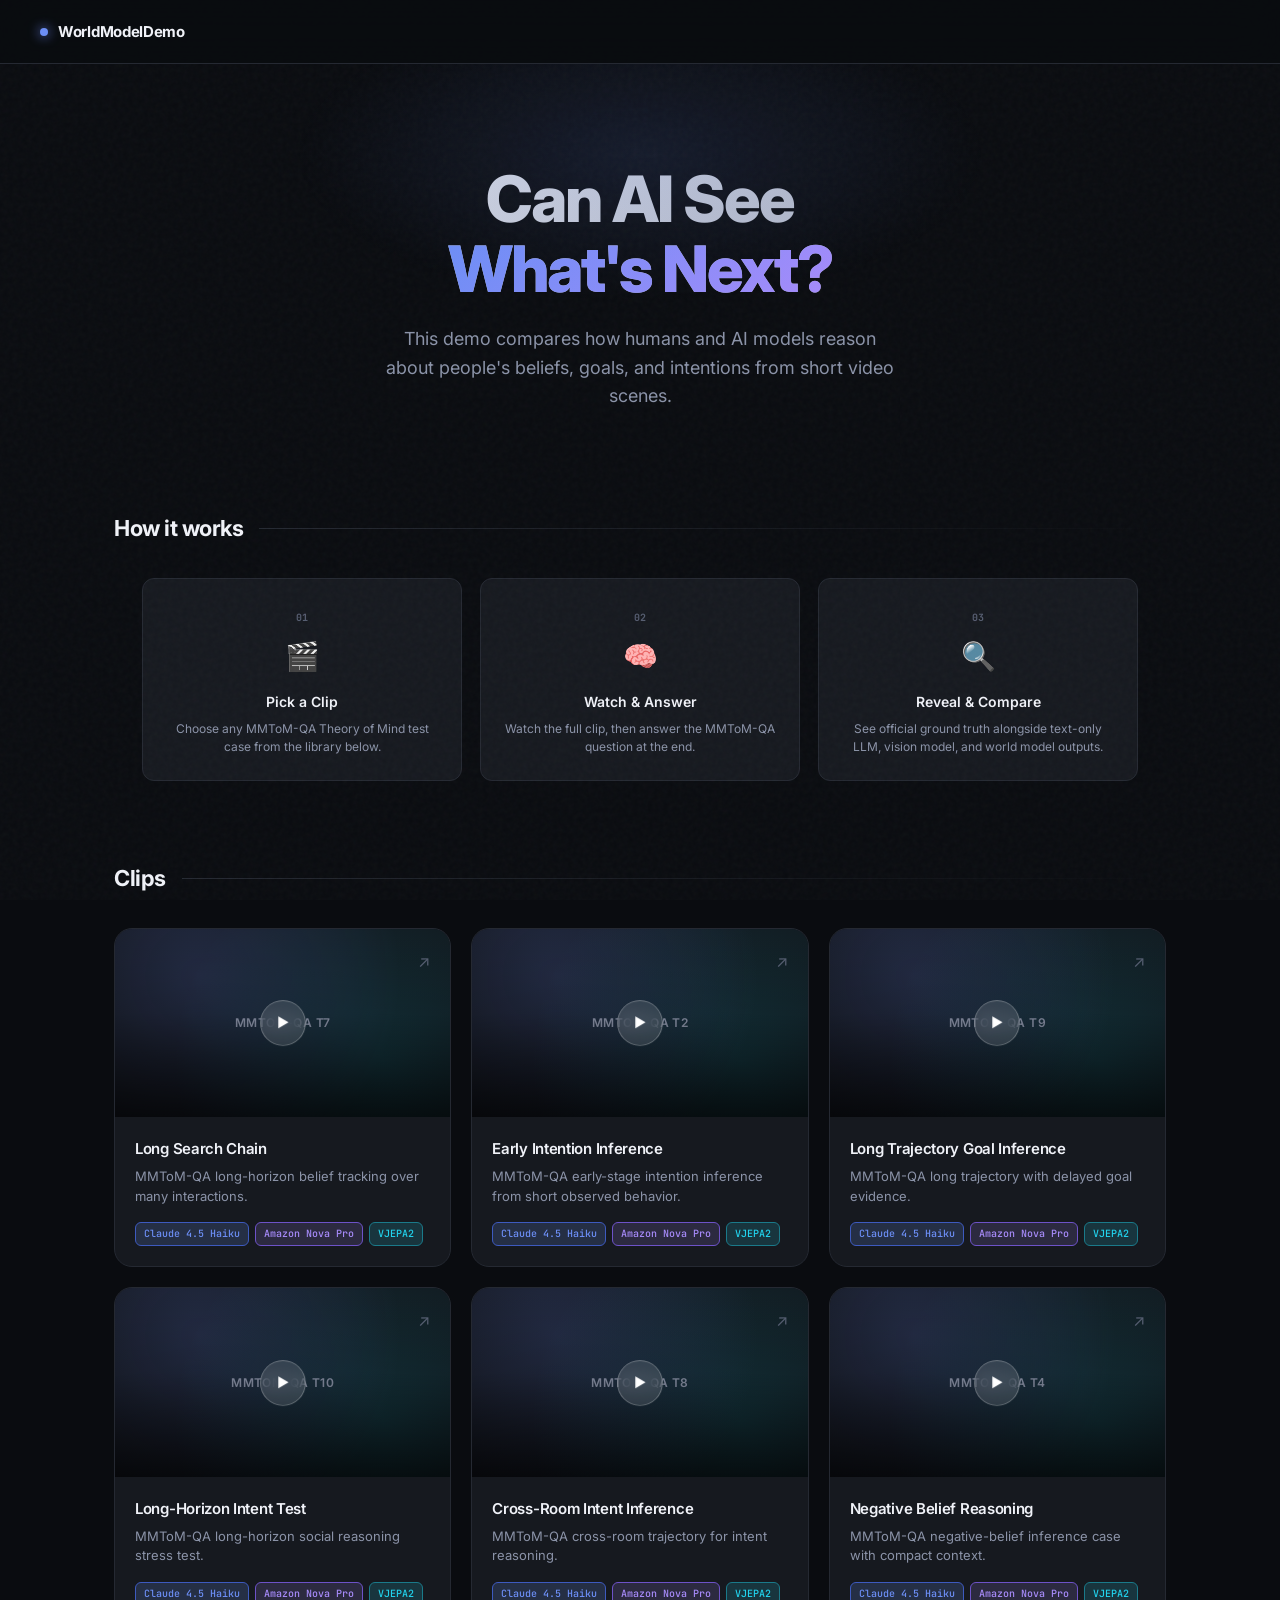
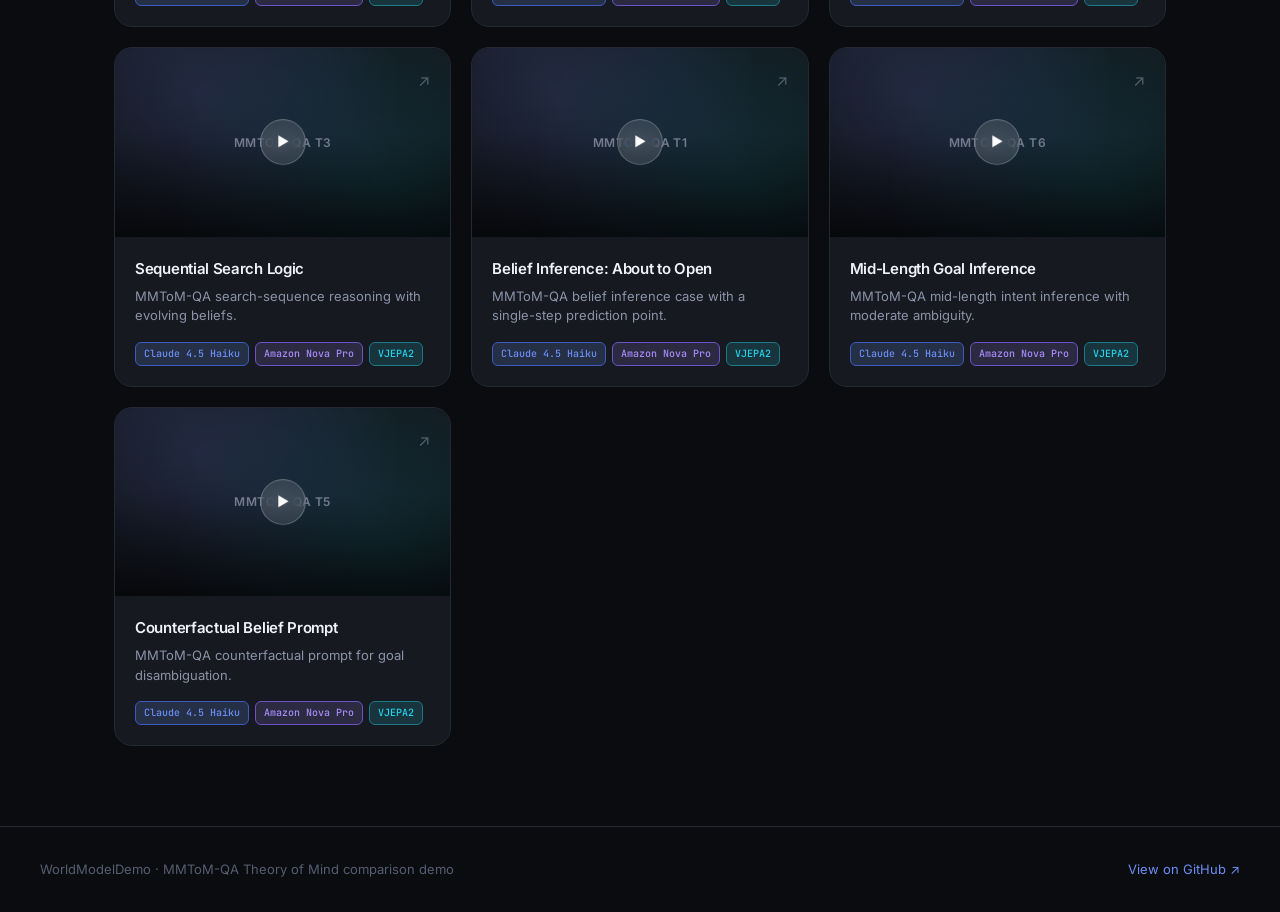
<file: index.html>
<!DOCTYPE html>
<html lang="en">
<head>
  <meta charset="UTF-8" />
  <meta name="viewport" content="width=device-width, initial-scale=1.0" />
  <title>WorldModelDemo — Can AI See What's Next?</title>
  <meta name="description" content="An interactive MMToM-QA benchmark comparing how humans and AI models reason about beliefs, goals, and intentions from short video scenes." />
  <link rel="icon" href="data:image/svg+xml,<svg xmlns='http://www.w3.org/2000/svg' viewBox='0 0 100 100'><text y='.9em' font-size='90'>🌐</text></svg>" />
  <link rel="stylesheet" href="css/style.css" />
</head>
<body data-page="index">

  <!-- Nav -->
  <nav>
    <a class="nav-logo" href="index.html">
      <span class="logo-dot"></span>
      WorldModelDemo
    </a>
  </nav>

  <!-- Hero -->
  <header class="hero">
    <div class="hero-glow"></div>
    <h1>Can AI See<br><span>What's Next?</span></h1>
    <p>This demo compares how humans and AI models reason about people's beliefs, goals, and intentions from short video scenes.</p>
  </header>

  <main>
    <!-- How it works -->
    <section class="section">
      <div class="section-header">
        <h2>How it works</h2>
        <div class="section-divider"></div>
      </div>
      <div class="how-grid">
        <div class="how-step">
          <div class="how-num">01</div>
          <div class="how-icon">🎬</div>
          <h4>Pick a Clip</h4>
          <p>Choose any MMToM-QA Theory of Mind test case from the library below.</p>
        </div>
        <div class="how-step">
          <div class="how-num">02</div>
          <div class="how-icon">🧠</div>
          <h4>Watch & Answer</h4>
          <p>Watch the full clip, then answer the MMToM-QA question at the end.</p>
        </div>
        <div class="how-step">
          <div class="how-num">03</div>
          <div class="how-icon">🔍</div>
          <h4>Reveal & Compare</h4>
          <p>See official ground truth alongside text-only LLM, vision model, and world model outputs.</p>
        </div>
      </div>
    </section>

    <!-- Clip library -->
    <section class="section">
      <div class="section-header">
        <h2>Clips</h2>
        <div class="section-divider"></div>
      </div>
      <div class="clips-grid" id="clips-grid">
        <div class="loading-state">
          <div class="spinner"></div>
          <p style="color:var(--text-muted);font-size:14px;">Loading clips…</p>
        </div>
      </div>
    </section>
  </main>

  <footer>
    <p>WorldModelDemo · MMToM-QA Theory of Mind comparison demo</p>
    <a href="https://github.com/InfoSeeking/WorldModelDemo" target="_blank" rel="noopener">View on GitHub ↗</a>
  </footer>

  <script src="data/mmtomClips.js"></script>
  <script src="js/app.js?v=20260516e"></script>
</body>
</html>
</file>
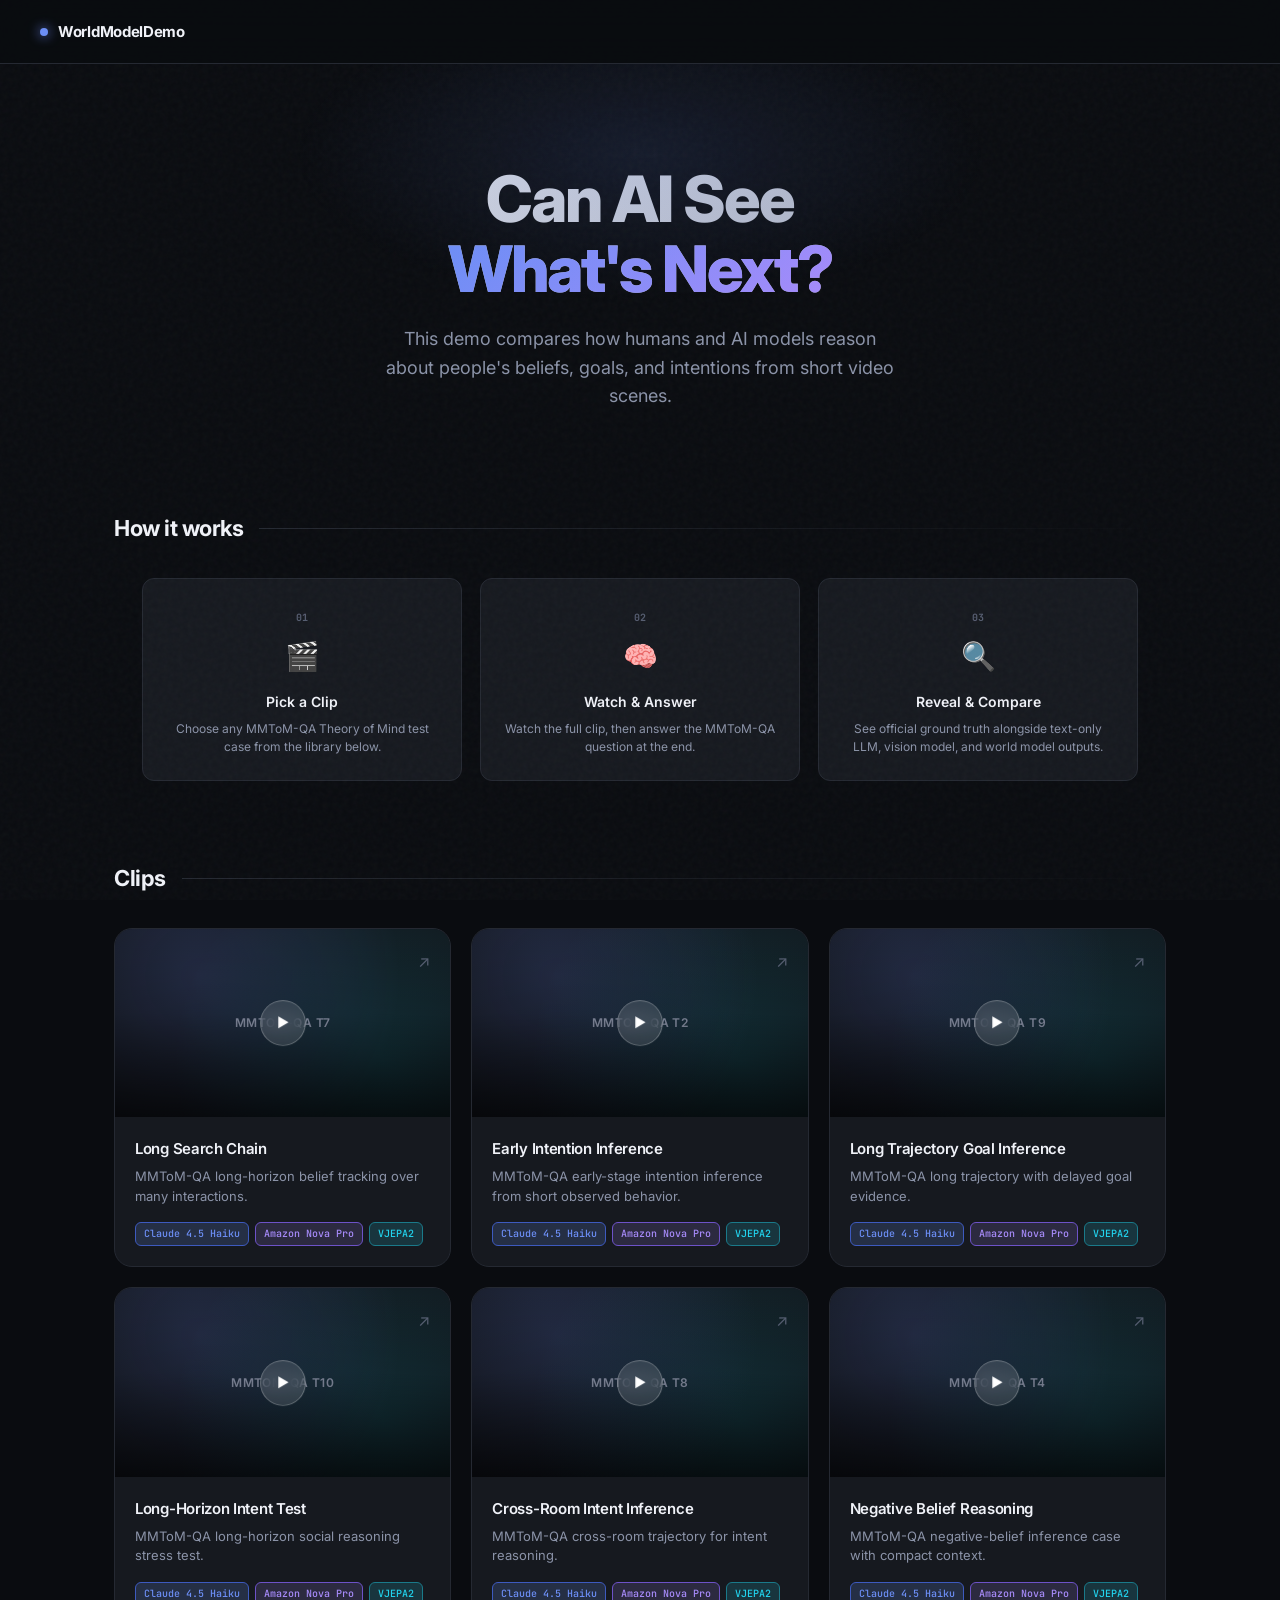
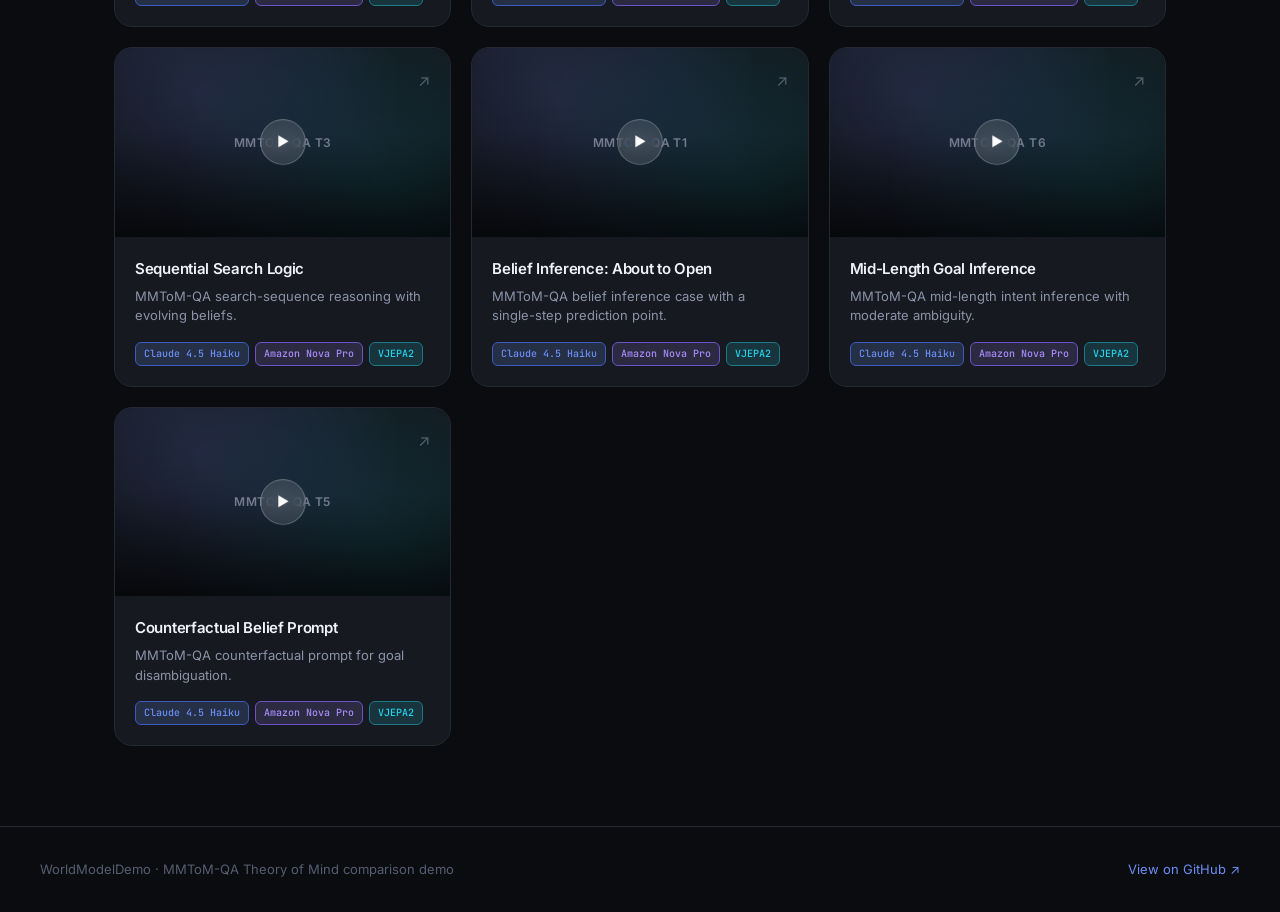
<file: results.html>
<!DOCTYPE html>
<html lang="en">
<head>
  <meta charset="UTF-8" />
  <meta name="viewport" content="width=device-width, initial-scale=1.0" />
  <title>Loading Clip… — WorldModelDemo</title>
  <meta name="description" content="Answer the MMToM-QA question, then compare your response against official ground truth and provided AI outputs." />
  <link rel="icon" href="data:image/svg+xml,<svg xmlns='http://www.w3.org/2000/svg' viewBox='0 0 100 100'><text y='.9em' font-size='90'>🌐</text></svg>" />
  <link rel="stylesheet" href="css/style.css" />
</head>
<body data-page="results">

  <!-- Nav -->
  <nav>
    <a class="nav-logo" href="index.html">
      <span class="logo-dot"></span>
      WorldModelDemo
    </a>
  </nav>

  <main class="results-layout">

    <!-- Back -->
    <a class="back-btn" href="index.html">← Back to Clip Library</a>

    <!-- Clip meta -->
    <div class="clip-meta-header">
      <h2 id="clip-title">Loading…</h2>
      <p id="clip-description"></p>
    </div>

    <!-- Video player -->
    <div class="video-container" id="video-container">
      <video
        id="clip-video"
        controls
        playsinline
        preload="metadata"
        aria-label="Clip video"
      ></video>

      <!-- Pause overlay -->
      <div class="pause-overlay" id="pause-overlay">
        <h3>⏸ What happens next?</h3>
        <p>Video paused at the MMToM-QA prediction point. Answer the question, then reveal the provided model outputs.</p>
      </div>
    </div>

    <!-- Question -->
    <div class="question-section" id="question-section" hidden>
      <!-- Injected by JS -->
    </div>

    <!-- Results (hidden until reveal) -->
    <div class="results-panel" id="results-panel" aria-live="polite">
      <!-- Injected by JS -->
    </div>

  </main>

  <footer>
    <p>WorldModelDemo · MMToM-QA Theory of Mind comparison demo</p>
    <a href="index.html">← All Clips</a>
  </footer>

  <script src="data/mmtomClips.js"></script>
  <script src="js/app.js?v=20260516e"></script>
</body>
</html>
</file>
<file: css/style.css>
@import url('https://fonts.googleapis.com/css2?family=Inter:wght@300;400;500;600;700;800&family=JetBrains+Mono:wght@400;500&display=swap');

/* ── Reset & Base ── */
*,
*::before,
*::after {
  box-sizing: border-box;
  margin: 0;
  padding: 0;
}

[hidden] {
  display: none !important;
}

:root {
  --bg-base: #0a0c10;
  --bg-surface: #111318;
  --bg-card: #16191f;
  --bg-hover: #1c2028;
  --border: #252932;
  --border-light: #2e3440;

  --accent: #6c8ef5;
  --accent-glow: rgba(108, 142, 245, 0.18);
  --accent-dim: #3d5abf;

  --green: #4ade80;
  --green-glow: rgba(74, 222, 128, 0.15);
  --red: #f87171;
  --red-glow: rgba(248, 113, 113, 0.15);
  --yellow: #fbbf24;
  --yellow-glow: rgba(251, 191, 36, 0.15);
  --purple: #a78bfa;
  --purple-glow: rgba(167, 139, 250, 0.15);
  --cyan: #22d3ee;
  --cyan-glow: rgba(34, 211, 238, 0.15);

  --text-primary: #f0f2f8;
  --text-secondary: #8b93a8;
  --text-muted: #555d70;

  --radius-sm: 8px;
  --radius-md: 12px;
  --radius-lg: 18px;
  --radius-xl: 24px;

  --transition: 0.2s cubic-bezier(0.4, 0, 0.2, 1);
}

html {
  scroll-behavior: smooth;
}

body {
  font-family: 'Inter', sans-serif;
  background: var(--bg-base);
  color: var(--text-primary);
  min-height: 100vh;
  line-height: 1.6;
  -webkit-font-smoothing: antialiased;
}

/* ── Noise overlay ── */
body::before {
  content: '';
  position: fixed;
  inset: 0;
  background-image: url("data:image/svg+xml,%3Csvg viewBox='0 0 200 200' xmlns='http://www.w3.org/2000/svg'%3E%3Cfilter id='n'%3E%3CfeTurbulence type='fractalNoise' baseFrequency='0.9' numOctaves='4' stitchTiles='stitch'/%3E%3C/filter%3E%3Crect width='100%25' height='100%25' filter='url(%23n)' opacity='0.03'/%3E%3C/svg%3E");
  pointer-events: none;
  z-index: 0;
}

/* ── Nav ── */
nav {
  position: sticky;
  top: 0;
  display: flex;
  align-items: center;
  justify-content: space-between;
  padding: 0 40px;
  height: 64px;
  background: rgba(10, 12, 16, 0.85);
  backdrop-filter: blur(20px);
  border-bottom: 1px solid var(--border);
  z-index: 100;
}

.nav-logo {
  display: flex;
  align-items: center;
  gap: 10px;
  font-size: 15px;
  font-weight: 700;
  letter-spacing: -0.3px;
  text-decoration: none;
  color: var(--text-primary);
}

.nav-logo .logo-dot {
  width: 8px;
  height: 8px;
  border-radius: 50%;
  background: var(--accent);
  box-shadow: 0 0 12px var(--accent);
  animation: pulse-dot 2.5s ease-in-out infinite;
}

@keyframes pulse-dot {

  0%,
  100% {
    opacity: 1;
    transform: scale(1);
  }

  50% {
    opacity: 0.5;
    transform: scale(0.7);
  }
}

.nav-badge {
  font-size: 11px;
  font-weight: 500;
  padding: 3px 10px;
  border-radius: 20px;
  background: var(--accent-glow);
  border: 1px solid var(--accent-dim);
  color: var(--accent);
  font-family: 'JetBrains Mono', monospace;
}

/* ── Hero ── */
.hero {
  position: relative;
  text-align: center;
  padding: 100px 24px 60px;
  overflow: hidden;
}

.hero-glow {
  position: absolute;
  top: -60px;
  left: 50%;
  transform: translateX(-50%);
  width: 700px;
  height: 300px;
  background: radial-gradient(ellipse, rgba(108, 142, 245, 0.12) 0%, transparent 70%);
  pointer-events: none;
}

.hero-tag {
  display: inline-flex;
  align-items: center;
  gap: 6px;
  font-size: 12px;
  font-weight: 500;
  padding: 5px 14px;
  border-radius: 20px;
  background: var(--accent-glow);
  border: 1px solid var(--accent-dim);
  color: var(--accent);
  margin-bottom: 24px;
  letter-spacing: 0.5px;
  text-transform: uppercase;
}

.hero h1 {
  font-size: clamp(36px, 6vw, 64px);
  font-weight: 800;
  letter-spacing: -2px;
  line-height: 1.1;
  margin-bottom: 20px;
  background: linear-gradient(135deg, #f0f2f8 0%, #8b93a8 100%);
  -webkit-background-clip: text;
  -webkit-text-fill-color: transparent;
  background-clip: text;
}

.hero h1 span {
  background: linear-gradient(135deg, var(--accent) 0%, var(--purple) 100%);
  -webkit-background-clip: text;
  -webkit-text-fill-color: transparent;
  background-clip: text;
}

.hero p {
  font-size: 18px;
  color: var(--text-secondary);
  max-width: 520px;
  margin: 0 auto 40px;
  font-weight: 400;
}

.stats-row {
  display: flex;
  justify-content: center;
  gap: 40px;
  flex-wrap: wrap;
}

.stat {
  text-align: center;
}

.stat-value {
  font-size: 28px;
  font-weight: 800;
  font-family: 'JetBrains Mono', monospace;
  color: var(--accent);
}

.stat-label {
  font-size: 12px;
  color: var(--text-muted);
  text-transform: uppercase;
  letter-spacing: 1px;
  margin-top: 2px;
}

/* ── Section ── */
.section {
  max-width: 1100px;
  margin: 0 auto;
  padding: 0 24px 80px;
}

.section-header {
  display: flex;
  align-items: center;
  gap: 16px;
  margin-bottom: 32px;
}

.section-header h2 {
  font-size: 22px;
  font-weight: 700;
  letter-spacing: -0.5px;
}

.section-divider {
  flex: 1;
  height: 1px;
  background: linear-gradient(90deg, var(--border) 0%, transparent 100%);
}

/* ── Clip Grid ── */
.clips-grid {
  display: grid;
  grid-template-columns: repeat(auto-fill, minmax(300px, 1fr));
  gap: 20px;
}

.clip-card {
  position: relative;
  background: var(--bg-card);
  border: 1px solid var(--border);
  border-radius: var(--radius-lg);
  overflow: hidden;
  cursor: pointer;
  transition: transform var(--transition), border-color var(--transition), box-shadow var(--transition);
  text-decoration: none;
  display: block;
  color: inherit;
}

.clip-card:hover {
  transform: translateY(-4px);
  border-color: var(--accent-dim);
  box-shadow: 0 20px 60px rgba(0, 0, 0, 0.4), 0 0 0 1px var(--accent-dim);
}

.clip-thumb {
  position: relative;
  width: 100%;
  aspect-ratio: 16/9;
  background: var(--bg-surface);
  overflow: hidden;
}

.clip-thumb-fallback {
  position: absolute;
  inset: 0;
  display: flex;
  align-items: center;
  justify-content: center;
  text-align: center;
  padding: 16px;
  font-size: 12px;
  font-weight: 600;
  letter-spacing: 0.4px;
  text-transform: uppercase;
  color: var(--text-secondary);
  background: radial-gradient(circle at 25% 25%, rgba(108, 142, 245, 0.2), transparent 70%),
    radial-gradient(circle at 80% 70%, rgba(34, 211, 238, 0.17), transparent 70%);
}

/* Thumbnail image */
.clip-thumb-img {
  position: absolute;
  inset: 0;
  width: 100%;
  height: 100%;
  object-fit: cover;
  transition: transform 0.45s ease;
}

.clip-card:hover .clip-thumb-img {
  transform: scale(1.05);
}

/* Always-visible gradient + centered play button */
.clip-thumb-overlay {
  position: absolute;
  inset: 0;
  background: linear-gradient(
    to top,
    rgba(0, 0, 0, 0.68) 0%,
    rgba(0, 0, 0, 0.12) 55%,
    transparent 100%
  );
  display: flex;
  align-items: center;
  justify-content: center;
  transition: background var(--transition);
}

.clip-card:hover .clip-thumb-overlay {
  background: linear-gradient(
    to top,
    rgba(0, 0, 0, 0.80) 0%,
    rgba(0, 0, 0, 0.28) 55%,
    rgba(0, 0, 0, 0.08) 100%
  );
}

.play-icon {
  width: 52px;
  height: 52px;
  border-radius: 50%;
  background: rgba(255, 255, 255, 0.12);
  backdrop-filter: blur(10px);
  border: 1.5px solid rgba(255, 255, 255, 0.28);
  display: flex;
  align-items: center;
  justify-content: center;
  font-size: 15px;
  color: #fff;
  transform: scale(0.88);
  transition: transform 0.25s ease, background 0.25s ease, border-color 0.25s ease;
}

.clip-card:hover .play-icon {
  transform: scale(1.05);
  background: rgba(108, 142, 245, 0.38);
  border-color: rgba(108, 142, 245, 0.65);
}


.clip-pause-badge {
  position: absolute;
  bottom: 8px;
  right: 8px;
  font-size: 10px;
  font-weight: 600;
  padding: 3px 8px;
  border-radius: 6px;
  background: rgba(0, 0, 0, 0.7);
  border: 1px solid var(--border-light);
  color: var(--yellow);
  font-family: 'JetBrains Mono', monospace;
  display: flex;
  align-items: center;
  gap: 4px;
}

.clip-body {
  padding: 20px;
}

.clip-body h3 {
  font-size: 15px;
  font-weight: 600;
  margin-bottom: 6px;
  letter-spacing: -0.3px;
}

.clip-body p {
  font-size: 13px;
  color: var(--text-secondary);
  line-height: 1.5;
  margin-bottom: 16px;
}

.clip-models {
  display: flex;
  gap: 6px;
  flex-wrap: wrap;
}

.clip-meta-mini {
  display: flex;
  gap: 6px;
  flex-wrap: wrap;
  margin-top: 12px;
}

.clip-meta-mini span {
  font-size: 10px;
  font-weight: 500;
  font-family: 'JetBrains Mono', monospace;
  color: var(--text-secondary);
  border: 1px solid var(--border-light);
  border-radius: 6px;
  padding: 3px 7px;
  background: var(--bg-surface);
}

.model-pill {
  font-size: 10px;
  font-weight: 500;
  padding: 3px 8px;
  border-radius: 6px;
  font-family: 'JetBrains Mono', monospace;
}

.pill-llm {
  background: var(--accent-glow);
  border: 1px solid var(--accent-dim);
  color: var(--accent);
}

.pill-vision {
  background: var(--purple-glow);
  border: 1px solid #6d52c8;
  color: var(--purple);
}

.pill-world {
  background: var(--cyan-glow);
  border: 1px solid #1a7a8a;
  color: var(--cyan);
}

.clip-arrow {
  position: absolute;
  top: 20px;
  right: 20px;
  font-size: 16px;
  color: var(--text-muted);
  transition: transform var(--transition), color var(--transition);
}

.clip-card:hover .clip-arrow {
  transform: translate(3px, -3px);
  color: var(--accent);
}

/* ── How It Works ── */
.how-grid {
  display: grid;
  grid-template-columns: repeat(3, minmax(220px, 320px));
  justify-content: center;
  gap: 18px;
}

.how-step {
  background: var(--bg-card);
  border: 1px solid var(--border);
  border-radius: var(--radius-md);
  padding: 24px 20px;
  text-align: center;
}

.how-icon {
  font-size: 28px;
  margin-bottom: 12px;
}

.how-step h4 {
  font-size: 14px;
  font-weight: 600;
  margin-bottom: 6px;
}

.how-step p {
  font-size: 12px;
  color: var(--text-secondary);
  line-height: 1.5;
}

.how-num {
  display: inline-block;
  font-size: 10px;
  font-weight: 700;
  font-family: 'JetBrains Mono', monospace;
  color: var(--text-muted);
  margin-bottom: 8px;
}

/* ── Loading ── */
.loading-state {
  text-align: center;
  padding: 60px 24px;
}

.spinner {
  width: 36px;
  height: 36px;
  border: 2px solid var(--border);
  border-top-color: var(--accent);
  border-radius: 50%;
  animation: spin 0.8s linear infinite;
  margin: 0 auto 16px;
}

@keyframes spin {
  to {
    transform: rotate(360deg);
  }
}

/* ── Footer ── */
footer {
  border-top: 1px solid var(--border);
  padding: 32px 40px;
  display: flex;
  align-items: center;
  justify-content: space-between;
  flex-wrap: wrap;
  gap: 12px;
}

footer p {
  font-size: 13px;
  color: var(--text-muted);
}

footer a {
  color: var(--accent);
  text-decoration: none;
  font-size: 13px;
}

footer a:hover {
  text-decoration: underline;
}

/* ── Results Page ── */
.results-layout {
  max-width: 900px;
  margin: 0 auto;
  padding: 40px 24px 80px;
}

.back-btn {
  display: inline-flex;
  align-items: center;
  gap: 8px;
  font-size: 13px;
  font-weight: 500;
  color: var(--text-secondary);
  text-decoration: none;
  margin-bottom: 32px;
  transition: color var(--transition);
}

.back-btn:hover {
  color: var(--accent);
}

/* Video player */
.video-container {
  position: relative;
  width: 100%;
  border-radius: var(--radius-lg);
  overflow: hidden;
  background: #000;
  border: 1px solid var(--border);
  margin-bottom: 32px;
}

.video-container video {
  width: 100%;
  display: block;
}

.pause-overlay {
  position: absolute;
  inset: 0;
  display: flex;
  flex-direction: column;
  align-items: center;
  justify-content: center;
  background: rgba(0, 0, 0, 0.75);
  backdrop-filter: blur(4px);
  gap: 12px;
  opacity: 0;
  pointer-events: none;
  transition: opacity 0.3s;
}

.pause-overlay.visible {
  opacity: 1;
  pointer-events: all;
}

.pause-overlay h3 {
  font-size: 20px;
  font-weight: 700;
  color: var(--yellow);
}

.pause-overlay p {
  font-size: 14px;
  color: var(--text-secondary);
}

/* Prediction form */
.prediction-section {
  background: var(--bg-card);
  border: 1px solid var(--border);
  border-radius: var(--radius-lg);
  padding: 28px;
  margin-bottom: 28px;
}

.question-section {
  background: var(--bg-card);
  border: 1px solid var(--border);
  border-radius: var(--radius-lg);
  padding: 24px 28px;
  margin-bottom: 20px;
}

.question-section h3 {
  font-size: 16px;
  font-weight: 700;
  margin-bottom: 12px;
}

.question-text {
  font-size: 14px;
  line-height: 1.7;
  color: var(--text-primary);
}

.context-card {
  margin-bottom: 14px;
  border: 1px solid var(--border-light);
  background: var(--bg-surface);
  border-radius: var(--radius-md);
  padding: 12px 14px;
}

.context-card h4 {
  font-size: 13px;
  font-weight: 700;
  margin-bottom: 6px;
  color: var(--text-primary);
}

.context-note {
  font-size: 12px;
  color: var(--text-secondary);
  margin-bottom: 8px;
}

.context-line {
  font-size: 12px;
  line-height: 1.6;
  color: var(--text-secondary);
  margin-top: 6px;
}

.context-line strong {
  color: var(--text-primary);
}

.context-details {
  margin-top: 8px;
}

.context-details summary {
  cursor: pointer;
  color: var(--accent);
  font-size: 12px;
  font-weight: 600;
  user-select: none;
}

.context-details[open] summary {
  margin-bottom: 4px;
}

.placeholder-text {
  font-size: 13px;
  color: var(--text-muted);
  margin-top: 10px;
}

.option-grid {
  display: grid;
  gap: 10px;
  margin-top: 14px;
}

.mcq-form {
  margin-top: 14px;
}

.mcq-option-grid {
  margin-top: 0;
}

.mcq-option-row {
  display: flex;
  align-items: flex-start;
  gap: 12px;
  border: 1px solid var(--border-light);
  background: var(--bg-surface);
  color: var(--text-primary);
  border-radius: var(--radius-md);
  padding: 12px 14px;
  font-size: 13px;
  line-height: 1.6;
  cursor: pointer;
  transition: border-color var(--transition), transform var(--transition), box-shadow var(--transition);
}

.mcq-option-row:hover {
  transform: translateY(-1px);
  border-color: var(--accent-dim);
  box-shadow: 0 10px 24px rgba(0, 0, 0, 0.2);
}

.mcq-option-row.is-selected {
  border-color: var(--accent-dim);
  box-shadow: 0 0 0 2px var(--accent-glow);
}

.mcq-radio {
  margin-top: 3px;
  accent-color: var(--accent);
}

.mcq-option-copy {
  flex: 1;
}

.mcq-option-copy strong {
  color: var(--accent);
}

.mcq-submit-btn {
  margin-top: 16px;
}

.mcq-fallback-textarea {
  margin-top: 8px;
  min-height: 100px;
}

.prediction-section h3 {
  font-size: 16px;
  font-weight: 700;
  margin-bottom: 16px;
  display: flex;
  align-items: center;
  gap: 8px;
}

.prediction-label {
  font-size: 13px;
  color: var(--text-secondary);
  margin-bottom: 10px;
}

.prediction-textarea {
  width: 100%;
  min-height: 100px;
  background: var(--bg-surface);
  border: 1px solid var(--border-light);
  border-radius: var(--radius-md);
  padding: 14px 16px;
  color: var(--text-primary);
  font-family: 'Inter', sans-serif;
  font-size: 14px;
  resize: vertical;
  transition: border-color var(--transition);
  outline: none;
}

.prediction-textarea:focus {
  border-color: var(--accent-dim);
  box-shadow: 0 0 0 3px var(--accent-glow);
}

.prediction-textarea::placeholder {
  color: var(--text-muted);
}

.reveal-btn {
  display: inline-flex;
  align-items: center;
  gap: 10px;
  margin-top: 16px;
  padding: 14px 28px;
  border-radius: var(--radius-md);
  background: linear-gradient(135deg, var(--accent) 0%, var(--accent-dim) 100%);
  color: #fff;
  font-size: 15px;
  font-weight: 600;
  border: none;
  cursor: pointer;
  transition: transform var(--transition), box-shadow var(--transition), opacity var(--transition);
  box-shadow: 0 8px 24px rgba(108, 142, 245, 0.3);
}

.reveal-btn:hover {
  transform: translateY(-2px);
  box-shadow: 0 12px 32px rgba(108, 142, 245, 0.45);
}

.reveal-btn:active {
  transform: translateY(0);
}

.reveal-btn:disabled {
  opacity: 0.4;
  cursor: not-allowed;
  transform: none;
  box-shadow: none;
}

/* Results panel */
.results-panel {
  display: none;
  flex-direction: column;
  gap: 20px;
  animation: fadeSlideUp 0.5s ease both;
}

.results-panel.visible {
  display: flex;
}

@keyframes fadeSlideUp {
  from {
    opacity: 0;
    transform: translateY(20px);
  }

  to {
    opacity: 1;
    transform: translateY(0);
  }
}

.result-card {
  background: var(--bg-card);
  border: 1px solid var(--border);
  border-radius: var(--radius-lg);
  overflow: hidden;
}

.result-card-header {
  padding: 16px 24px;
  display: flex;
  align-items: center;
  gap: 12px;
  border-bottom: 1px solid var(--border);
}

.result-card-header .result-icon {
  width: 36px;
  height: 36px;
  border-radius: var(--radius-sm);
  display: flex;
  align-items: center;
  justify-content: center;
  font-size: 17px;
}

.result-card-header h4 {
  font-size: 14px;
  font-weight: 600;
  flex: 1;
}

.result-card-header .model-name {
  font-size: 11px;
  font-weight: 500;
  padding: 3px 8px;
  border-radius: 6px;
  font-family: 'JetBrains Mono', monospace;
}

.result-card-body {
  padding: 20px 24px;
}

.result-prediction {
  font-size: 15px;
  line-height: 1.6;
  margin-bottom: 12px;
}

.result-reasoning {
  font-size: 13px;
  line-height: 1.7;
  color: var(--text-secondary);
}

/* Unique card styles */
.card-user .result-card-header {
  background: rgba(251, 191, 36, 0.04);
}

.card-user .result-icon {
  background: var(--yellow-glow);
  border: 1px solid rgba(251, 191, 36, 0.2);
}

.card-truth .result-card-header {
  background: rgba(74, 222, 128, 0.04);
}

.card-truth .result-icon {
  background: var(--green-glow);
  border: 1px solid rgba(74, 222, 128, 0.2);
}

.card-llm .result-card-header {
  background: rgba(108, 142, 245, 0.04);
}

.card-llm .result-icon {
  background: var(--accent-glow);
  border: 1px solid var(--accent-dim);
}

.card-vision .result-card-header {
  background: rgba(167, 139, 250, 0.04);
}

.card-vision .result-icon {
  background: var(--purple-glow);
  border: 1px solid rgba(167, 139, 250, 0.2);
}

.card-world .result-card-header {
  background: rgba(34, 211, 238, 0.04);
}

.card-world .result-icon {
  background: var(--cyan-glow);
  border: 1px solid rgba(34, 211, 238, 0.2);
}

/* Analysis card */
.analysis-card {
  background: linear-gradient(135deg, rgba(108, 142, 245, 0.05) 0%, rgba(167, 139, 250, 0.05) 100%);
  border: 1px solid rgba(108, 142, 245, 0.2);
  border-radius: var(--radius-lg);
  padding: 28px;
}

.analysis-card h4 {
  font-size: 15px;
  font-weight: 700;
  margin-bottom: 14px;
  display: flex;
  align-items: center;
  gap: 8px;
}

.analysis-card p {
  font-size: 14px;
  color: var(--text-secondary);
  line-height: 1.7;
}

.llm-input-card h4 {
  text-transform: none;
}

.llm-input-card p {
  white-space: pre-wrap;
}

/* Clip meta header */
.clip-meta-header {
  margin-bottom: 24px;
}

.clip-meta-header h2 {
  font-size: 26px;
  font-weight: 800;
  letter-spacing: -0.8px;
  margin-bottom: 6px;
}

.clip-meta-header p {
  font-size: 14px;
  color: var(--text-secondary);
}

/* Responsive */
@media (max-width: 640px) {
  nav {
    padding: 0 20px;
  }

  .hero {
    padding: 60px 16px 40px;
  }

  .stats-row {
    gap: 24px;
  }

  footer {
    padding: 24px 20px;
    flex-direction: column;
    align-items: flex-start;
  }
}

@media (max-width: 900px) {
  .how-grid {
    grid-template-columns: repeat(auto-fit, minmax(220px, 1fr));
  }
}
</file>
